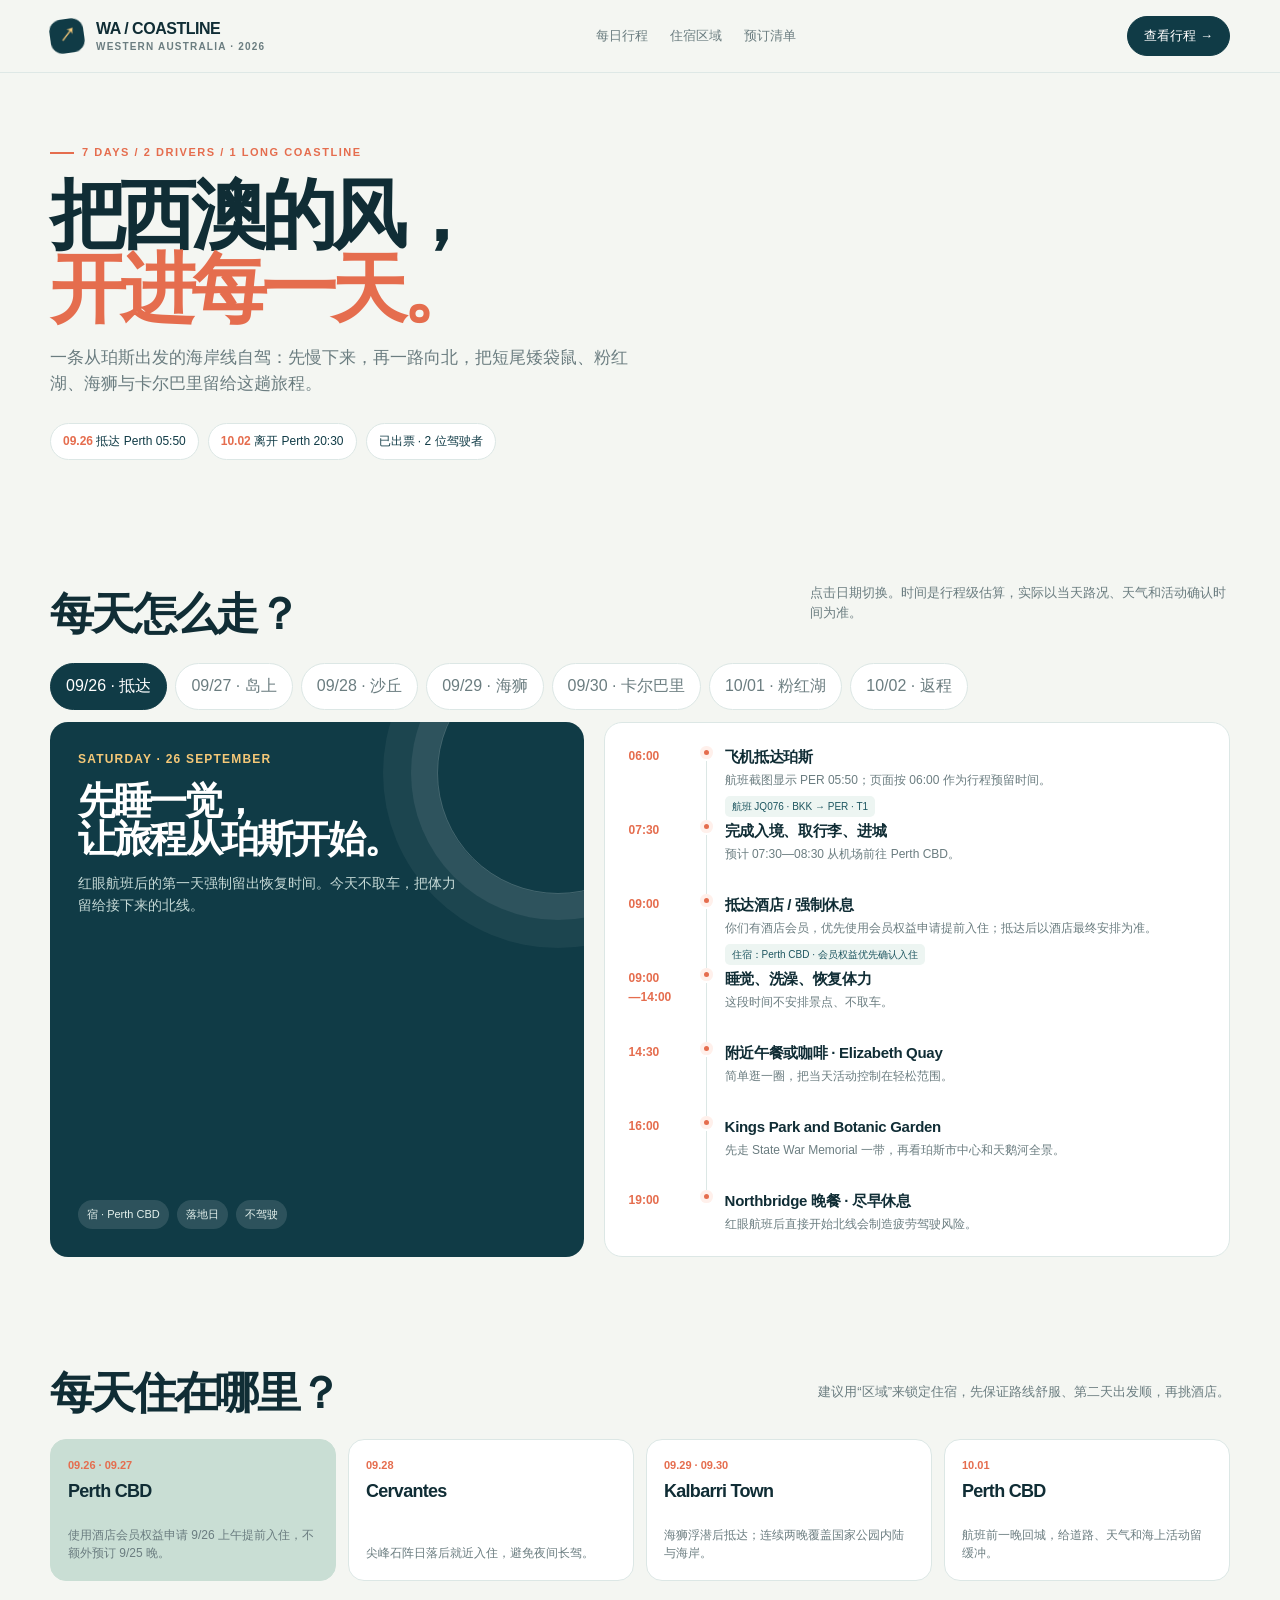
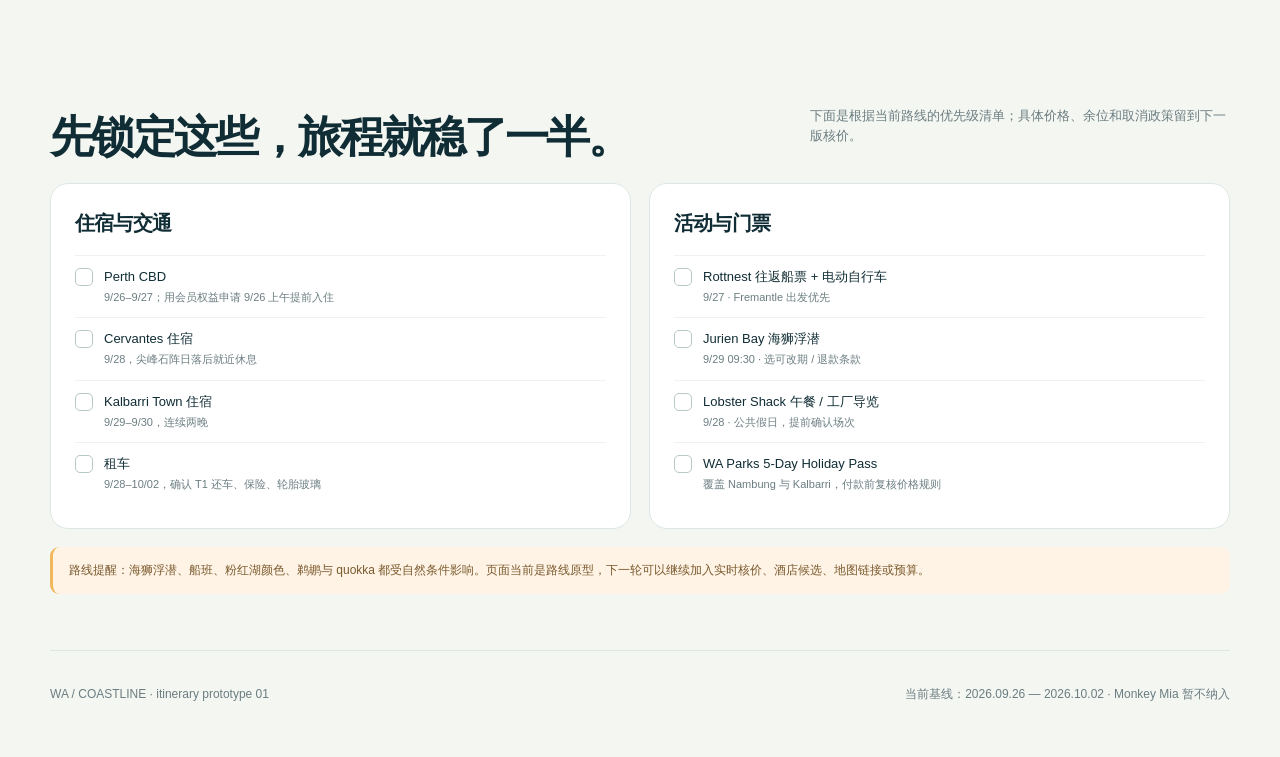
<file: index.html>
<!doctype html>
<html lang="zh-CN">
<head>
  <meta charset="utf-8" />
  <meta name="viewport" content="width=device-width, initial-scale=1" />
  <meta name="theme-color" content="#103b46" />
  <title>西澳 · 海岸线自驾</title>
  <style>
    :root {
      --ink: #102d35;
      --muted: #6b7d80;
      --line: #dce7e5;
      --paper: #f4f6f2;
      --card: #fbfcf9;
      --deep: #103b46;
      --deep-2: #1e5660;
      --coral: #e56d4e;
      --sun: #f1b85b;
      --mint: #c9ded4;
      --sky: #d8ebe7;
      --radius: 18px;
      --shadow: 0 16px 45px rgba(16, 45, 53, .08);
    }

    * { box-sizing: border-box; }
    html { scroll-behavior: smooth; }
    body {
      margin: 0;
      color: var(--ink);
      background: var(--paper);
      font-family: ui-sans-serif, -apple-system, BlinkMacSystemFont, "PingFang SC", "Hiragino Sans GB", "Microsoft YaHei", sans-serif;
      line-height: 1.55;
    }
    button, a { font: inherit; }
    button { cursor: pointer; }
    a { color: inherit; text-decoration: none; }

    .shell { width: min(1180px, calc(100% - 40px)); margin: 0 auto; }
    .topbar {
      position: sticky; top: 0; z-index: 10;
      background: rgba(244, 246, 242, .88);
      border-bottom: 1px solid rgba(220, 231, 229, .9);
      backdrop-filter: blur(16px);
    }
    .topbar-inner { height: 72px; display: flex; align-items: center; justify-content: space-between; gap: 24px; }
    .brand { display: flex; align-items: center; gap: 12px; font-weight: 800; letter-spacing: -.03em; }
    .brand-mark { width: 34px; height: 34px; border-radius: 12px; background: var(--deep); color: #f5c878; display: grid; place-items: center; font-size: 17px; transform: rotate(-8deg); }
    .brand small { display: block; color: var(--muted); font-size: 10px; letter-spacing: .12em; font-weight: 700; margin-top: -3px; }
    .nav { display: flex; gap: 22px; color: var(--muted); font-size: 13px; }
    .nav a:hover { color: var(--coral); }
    .top-action { border: 1px solid var(--deep); background: var(--deep); color: white; padding: 9px 16px; border-radius: 999px; font-size: 13px; transition: transform .2s, background .2s; }
    .top-action:hover { background: var(--deep-2); transform: translateY(-1px); }

    .hero { padding: 64px 0 54px; overflow: hidden; }
    .hero-grid { display: grid; grid-template-columns: minmax(0, 760px); gap: 56px; align-items: center; }
    .kicker { display: inline-flex; align-items: center; gap: 8px; color: var(--coral); font-size: 11px; letter-spacing: .14em; font-weight: 800; text-transform: uppercase; }
    .kicker::before { content: ""; width: 24px; height: 2px; background: var(--coral); }
    h1 { margin: 16px 0 18px; font-size: clamp(42px, 6vw, 76px); line-height: .98; letter-spacing: -.075em; max-width: 650px; }
    h1 em { font-style: normal; color: var(--coral); }
    .hero-copy { max-width: 580px; color: var(--muted); font-size: 17px; }
    .hero-meta { display: flex; flex-wrap: wrap; gap: 9px; margin-top: 26px; }
    .chip { padding: 8px 12px; border-radius: 999px; background: white; border: 1px solid var(--line); font-size: 12px; color: var(--deep); }
    .chip strong { color: var(--coral); }
    .section { padding: 56px 0; }
    .section-head { display: flex; align-items: end; justify-content: space-between; gap: 24px; margin-bottom: 24px; }
    h2 { margin: 0; font-size: clamp(28px, 4vw, 44px); line-height: 1; letter-spacing: -.06em; }
    .section-note { max-width: 420px; color: var(--muted); font-size: 13px; }

    .stay-grid { display: grid; grid-template-columns: repeat(4, 1fr); gap: 12px; }
    .stay-card { min-height: 142px; padding: 17px; border: 1px solid var(--line); border-radius: 16px; background: white; display: flex; flex-direction: column; justify-content: space-between; }
    .stay-card .date { font-size: 11px; color: var(--coral); font-weight: 800; }
    .stay-card h3 { font-size: 18px; margin: 4px 0 0; letter-spacing: -.04em; }
    .stay-card p { margin: 0; color: var(--muted); font-size: 12px; }
    .stay-card.highlight { background: var(--mint); border-color: var(--mint); }

    .day-nav { display: flex; gap: 8px; overflow-x: auto; padding: 3px 0 12px; scrollbar-width: thin; }
    .day-nav button { flex: 0 0 auto; border: 1px solid var(--line); background: white; border-radius: 999px; padding: 10px 15px; color: var(--muted); transition: .2s; }
    .day-nav button:hover { border-color: var(--coral); color: var(--coral); }
    .day-nav button.active { background: var(--deep); color: white; border-color: var(--deep); }
    .day-panel { display: none; grid-template-columns: minmax(0, .92fr) minmax(340px, 1.08fr); gap: 20px; animation: rise .28s ease both; }
    .day-panel.active { display: grid; }
    @keyframes rise { from { opacity: 0; transform: translateY(7px); } to { opacity: 1; transform: none; } }
    .day-intro { padding: 28px; border-radius: var(--radius); background: var(--deep); color: white; min-height: 400px; display: flex; flex-direction: column; justify-content: space-between; overflow: hidden; position: relative; }
    .day-intro::after { content: ""; position: absolute; width: 240px; height: 240px; right: -95px; top: -70px; border: 1px solid rgba(255,255,255,.22); border-radius: 50%; box-shadow: 0 0 0 26px rgba(255,255,255,.08), 0 0 0 54px rgba(255,255,255,.05); }
    .day-intro .date-big { color: #f5c878; font-size: 12px; letter-spacing: .1em; font-weight: 800; text-transform: uppercase; }
    .day-intro h3 { margin: 13px 0 10px; font-size: 38px; line-height: 1.02; letter-spacing: -.06em; max-width: 380px; position: relative; z-index: 1; }
    .day-intro p { color: #c5d9d6; font-size: 14px; max-width: 390px; }
    .day-footer { display: flex; gap: 8px; flex-wrap: wrap; position: relative; z-index: 1; }
    .day-footer span { padding: 6px 9px; background: rgba(255,255,255,.12); border-radius: 999px; font-size: 11px; color: #e5f1ed; }
    .timeline { background: white; border: 1px solid var(--line); border-radius: var(--radius); padding: 22px 24px; }
    .timeline-row { display: grid; grid-template-columns: 58px 18px 1fr; gap: 10px; min-height: 74px; }
    .timeline-row:last-child { min-height: 0; }
    .time { color: var(--coral); font-size: 12px; font-weight: 800; padding-top: 2px; }
    .rail { position: relative; }
    .rail::before { content: ""; position: absolute; top: 5px; left: 7px; width: 5px; height: 5px; background: var(--coral); border-radius: 50%; box-shadow: 0 0 0 4px #fff0eb; }
    .rail::after { content: ""; position: absolute; left: 9px; top: 16px; bottom: -4px; width: 1px; background: var(--line); }
    .timeline-row:last-child .rail::after { display: none; }
    .event h4 { margin: 0; font-size: 15px; letter-spacing: -.02em; }
    .event p { margin: 4px 0 0; color: var(--muted); font-size: 12px; line-height: 1.45; }
    .event .tag { display: inline-block; margin-top: 6px; padding: 3px 7px; border-radius: 5px; background: #edf5f2; color: var(--deep-2); font-size: 10px; }
    .event .source-link { display: inline-block; margin-top: 7px; color: var(--deep-2); font-size: 11px; text-decoration: underline; text-decoration-color: #a9c7bf; text-underline-offset: 3px; }
    .event .source-link:hover { color: var(--coral); }
    .event .detail { display: block; margin-top: 6px; color: #839391; font-size: 11px; line-height: 1.45; }

    .book-grid { display: grid; grid-template-columns: 1fr 1fr; gap: 18px; }
    .book-card { padding: 24px; border: 1px solid var(--line); border-radius: var(--radius); background: white; }
    .book-card h3 { margin: 0 0 16px; font-size: 20px; letter-spacing: -.04em; }
    .check-row { display: flex; gap: 11px; align-items: start; padding: 11px 0; border-top: 1px solid #edf1ef; font-size: 13px; }
    .check-row input { appearance: none; width: 18px; height: 18px; flex: 0 0 auto; margin: 1px 0 0; border: 1px solid #b7c9c4; border-radius: 5px; background: white; }
    .check-row input:checked { background: var(--coral); border-color: var(--coral); box-shadow: inset 0 0 0 4px white; }
    .check-row small { display: block; color: var(--muted); margin-top: 2px; font-size: 11px; }
    .note { margin-top: 18px; padding: 14px 16px; background: #fff3e5; border-left: 3px solid var(--sun); border-radius: 9px; color: #79592d; font-size: 12px; }
    .footer { padding: 34px 0 54px; border-top: 1px solid var(--line); color: var(--muted); font-size: 12px; display: flex; justify-content: space-between; gap: 20px; }

    @media (max-width: 900px) {
      .hero-grid, .day-panel { grid-template-columns: 1fr; }
      .day-intro { min-height: 290px; }
      .stay-grid { grid-template-columns: repeat(2, 1fr); }
    }
    @media (max-width: 640px) {
      .shell { width: min(100% - 28px, 1180px); }
      .topbar-inner { height: 62px; }
      .nav { display: none; }
      .top-action { padding: 8px 12px; }
      .hero { padding: 40px 0 36px; }
      h1 { font-size: 50px; }
      .hero-copy { font-size: 15px; }
      .section { padding: 40px 0; }
      .section-head { display: block; }
      .section-note { margin-top: 12px; }
      .stay-grid, .book-grid { grid-template-columns: 1fr; }
      .stay-card { min-height: 118px; }
      .day-intro { padding: 22px; }
      .day-intro h3 { font-size: 32px; }
      .timeline { padding: 19px 15px; }
      .timeline-row { grid-template-columns: 47px 18px 1fr; }
      .footer { display: block; }
      .footer span { display: block; margin-top: 8px; }
    }
  </style>
</head>
<body>
  <header class="topbar">
    <div class="shell topbar-inner">
      <a class="brand" href="#top" aria-label="回到顶部">
        <span class="brand-mark">↗</span>
        <span>WA / COASTLINE<small>WESTERN AUSTRALIA · 2026</small></span>
      </a>
      <nav class="nav" aria-label="页面导航">
        <a href="#days">每日行程</a>
        <a href="#stays">住宿区域</a>
        <a href="#book">预订清单</a>
      </nav>
      <a class="top-action" href="#days">查看行程 →</a>
    </div>
  </header>

  <main id="top">
    <section class="hero">
      <div class="shell hero-grid">
        <div>
          <div class="kicker">7 days / 2 drivers / 1 long coastline</div>
          <h1>把西澳的风，<br /><em>开进每一天。</em></h1>
          <p class="hero-copy">一条从珀斯出发的海岸线自驾：先慢下来，再一路向北，把短尾矮袋鼠、粉红湖、海狮与卡尔巴里留给这趟旅程。</p>
          <div class="hero-meta">
            <span class="chip"><strong>09.26</strong> 抵达 Perth 05:50</span>
            <span class="chip"><strong>10.02</strong> 离开 Perth 20:30</span>
            <span class="chip">已出票 · 2 位驾驶者</span>
          </div>
        </div>
      </div>
    </section>

    <section class="section" id="days">
      <div class="shell">
        <div class="section-head">
          <h2>每天怎么走？</h2>
          <p class="section-note">点击日期切换。时间是行程级估算，实际以当天路况、天气和活动确认时间为准。</p>
        </div>
        <div class="day-nav" role="tablist" aria-label="每日行程">
          <button class="active" role="tab" aria-selected="true" data-day="d26">09/26 · 抵达</button>
          <button role="tab" aria-selected="false" data-day="d27">09/27 · 岛上</button>
          <button role="tab" aria-selected="false" data-day="d28">09/28 · 沙丘</button>
          <button role="tab" aria-selected="false" data-day="d29">09/29 · 海狮</button>
          <button role="tab" aria-selected="false" data-day="d30">09/30 · 卡尔巴里</button>
          <button role="tab" aria-selected="false" data-day="o1">10/01 · 粉红湖</button>
          <button role="tab" aria-selected="false" data-day="o2">10/02 · 返程</button>
        </div>

        <article class="day-panel active" id="d26" role="tabpanel">
          <div class="day-intro"><div><div class="date-big">Saturday · 26 September</div><h3>先睡一觉，<br />让旅程从珀斯开始。</h3><p>红眼航班后的第一天强制留出恢复时间。今天不取车，把体力留给接下来的北线。</p></div><div class="day-footer"><span>宿 · Perth CBD</span><span>落地日</span><span>不驾驶</span></div></div>
          <div class="timeline">
            <div class="timeline-row"><div class="time">06:00</div><div class="rail"></div><div class="event"><h4>飞机抵达珀斯</h4><p>航班截图显示 PER 05:50；页面按 06:00 作为行程预留时间。</p><span class="tag">航班 JQ076 · BKK → PER · T1</span></div></div>
            <div class="timeline-row"><div class="time">07:30</div><div class="rail"></div><div class="event"><h4>完成入境、取行李、进城</h4><p>预计 07:30—08:30 从机场前往 Perth CBD。</p></div></div>
            <div class="timeline-row"><div class="time">09:00</div><div class="rail"></div><div class="event"><h4>抵达酒店 / 强制休息</h4><p>你们有酒店会员，优先使用会员权益申请提前入住；抵达后以酒店最终安排为准。</p><span class="tag">住宿：Perth CBD · 会员权益优先确认入住</span></div></div>
            <div class="timeline-row"><div class="time">09:00<br />—14:00</div><div class="rail"></div><div class="event"><h4>睡觉、洗澡、恢复体力</h4><p>这段时间不安排景点、不取车。</p></div></div>
            <div class="timeline-row"><div class="time">14:30</div><div class="rail"></div><div class="event"><h4>附近午餐或咖啡 · Elizabeth Quay</h4><p>简单逛一圈，把当天活动控制在轻松范围。</p></div></div>
            <div class="timeline-row"><div class="time">16:00</div><div class="rail"></div><div class="event"><h4>Kings Park and Botanic Garden</h4><p>先走 State War Memorial 一带，再看珀斯市中心和天鹅河全景。</p></div></div>
            <div class="timeline-row"><div class="time">19:00</div><div class="rail"></div><div class="event"><h4>Northbridge 晚餐 · 尽早休息</h4><p>红眼航班后直接开始北线会制造疲劳驾驶风险。</p></div></div>
          </div>
        </article>

        <article class="day-panel" id="d27" role="tabpanel">
          <div class="day-intro"><div><div class="date-big">Sunday · 27 September</div><h3>上岛找 quokka，<br />把海风骑成一圈。</h3><p>从 Fremantle 换取更长的岛上时间。优先提前预订电助力自行车，完整环岛约 22 km 且有起伏和迎风路段。</p></div><div class="day-footer"><span>宿 · Perth CBD</span><span>Rottnest Island</span><span>电动自行车</span></div></div>
          <div class="timeline">
            <div class="timeline-row"><div class="time">07:50</div><div class="rail"></div><div class="event"><h4>Perth CBD → Fremantle</h4><p>前往 SeaLink 的 O’Connor Landing, Victoria Quay。</p></div></div>
            <div class="timeline-row"><div class="time">08:20</div><div class="rail"></div><div class="event"><h4>办理登船</h4><p>不要把 SeaLink 码头和 Rottnest Express 的 B Shed 混为一处。</p><span class="tag">需提前核对码头定位</span></div></div>
            <div class="timeline-row"><div class="time">09:00</div><div class="rail"></div><div class="event"><h4>Fremantle → Rottnest Island</h4><p>09:00—09:30 轮渡前往罗特尼斯岛。</p><a class="source-link" href="https://www.sealink.com.au/rottnest-island/ferry-information/ferry-timetable/" target="_blank" rel="noreferrer">SeaLink 2026 正式时刻表 ↗</a></div></div>
            <div class="timeline-row"><div class="time">09:40</div><div class="rail"></div><div class="event"><h4>取自行车 / 电助力自行车</h4><p>建议提前预订，避免到岛后等待。</p></div></div>
            <div class="timeline-row"><div class="time">10:00</div><div class="rail"></div><div class="event"><h4>环岛骑行</h4><p>完整线：Thomson Bay → Henrietta Rocks → Parker Point → Little Salmon Bay → Wadjemup Lighthouse → West End / Cape Vlamingh → Cathedral Rocks → Geordie Bay → 盐湖区 → Thomson Bay。</p><span class="detail">官方完整环岛线约 22 km、3—5 小时；若更想慢慢拍照，可改走约 10 km 的 Beaches, Lighthouses and Lakes 路线。</span><a class="source-link" href="https://www.rottnestisland.com/visit/guides-tips/cycle-your-way-around-the-island" target="_blank" rel="noreferrer">罗特尼斯岛官方骑行路线 ↗</a></div></div>
            <div class="timeline-row"><div class="time">14:00</div><div class="rail"></div><div class="event"><h4>Thomson Bay Settlement 午餐</h4><p>回到聚落补水、吃饭。</p></div></div>
            <div class="timeline-row"><div class="time">15:00</div><div class="rail"></div><div class="event"><h4>寻找短尾矮袋鼠 quokka</h4><p>The Settlement、The Basin、Bathurst Lighthouse、Pinky Beach 一带优先。它们偏夜行，清晨和傍晚更活跃，但不只集中在 camping 区。</p><a class="source-link" href="https://www.rottnestisland.com/see-do/wildlife-nature/quokkas" target="_blank" rel="noreferrer">官方短尾矮袋鼠观察指南 ↗</a></div></div>
            <div class="timeline-row"><div class="time">17:00</div><div class="rail"></div><div class="event"><h4>还车 · 17:30—18:00 返 Fremantle</h4><p>可在 Fremantle 吃晚饭，再返回 Perth CBD。</p><span class="tag">不喂食、不喂水、不触摸</span></div></div>
          </div>
        </article>

        <article class="day-panel" id="d28" role="tabpanel">
          <div class="day-intro"><div><div class="date-big">Monday · 28 September</div><h3>从白沙丘，<br />开到石阵日落。</h3><p>公共假日 + 学校假期。普通两驱轿车或 SUV 足够，重点是提前确认租车、餐厅、导览和住宿。</p></div><div class="day-footer"><span>宿 · Cervantes</span><span>约 230—250 km</span><span>日落约 18:19</span></div></div>
          <div class="timeline">
            <div class="timeline-row"><div class="time">07:30</div><div class="rail"></div><div class="event"><h4>Perth 取车出发</h4><p>两位驾驶者轮换；出发前确认保险、机场还车、异地费与营业时间。</p><span class="tag">公共假日 · 提前确认</span></div></div>
            <div class="timeline-row"><div class="time">09:30</div><div class="rail"></div><div class="event"><h4>兰斯林沙丘 Lancelin Sand Dunes</h4><p>观景或滑沙。滑沙板在镇上或沙丘入口租；普通两驱车停在入口，不要开进沙地。</p></div></div>
            <div class="timeline-row"><div class="time">10:45</div><div class="rail"></div><div class="event"><h4>前往 Cervantes</h4><p>约 75 分钟车程。</p></div></div>
            <div class="timeline-row"><div class="time">12:00</div><div class="rail"></div><div class="event"><h4>Lobster Shack 午餐</h4><p>餐厅厨房 11:00—15:00、商店 09:00—17:00，目前每周营业七天；公共假日务必提前电话确认。</p><span class="tag">可选 13:15—13:45 工厂导览</span><a class="source-link" href="https://www.lobstershack.com.au/factory-tours/" target="_blank" rel="noreferrer">Lobster Shack 工厂参观信息 ↗</a></div></div>
            <div class="timeline-row"><div class="time">14:00</div><div class="rail"></div><div class="event"><h4>塞提斯湖 Lake Thetis</h4><p>走木栈道即可；完整环湖约 1.5 km。</p></div></div>
            <div class="timeline-row"><div class="time">15:00</div><div class="rail"></div><div class="event"><h4>Pinnacles Desert Discovery Centre</h4><p>先了解公园，再进入尖峰石阵沙漠。</p></div></div>
            <div class="timeline-row"><div class="time">16:00</div><div class="rail"></div><div class="event"><h4>尖峰石阵 4.5 km 自驾环线 + 步道</h4><p>等待金色时段与日落；9/28 Cervantes 日落约 18:19。</p><a class="source-link" href="https://exploreparks.dbca.wa.gov.au/park/nambung-national-park" target="_blank" rel="noreferrer">尖峰石阵官方公园资料 ↗</a></div></div>
            <div class="timeline-row"><div class="time">18:30</div><div class="rail"></div><div class="event"><h4>返回塞万提斯镇入住</h4><p>不要求日落后再开四五十分钟去 Jurien Bay；郊区黄昏后袋鼠活动增加，少开一段更安全。</p><span class="tag">住宿：Cervantes</span></div></div>
          </div>
        </article>

        <article class="day-panel" id="d29" role="tabpanel">
          <div class="day-intro"><div><div class="date-big">Tuesday · 29 September</div><h3>和海狮下水，<br />再向卡尔巴里。</h3><p>海狮浮潜是当天的硬节点。结束后补给、加油，再北上 Kalbarri；不把粉红湖塞进傍晚。</p></div><div class="day-footer"><span>宿 · Kalbarri Town</span><span>约 350 km</span><span>海上活动</span></div></div>
          <div class="timeline">
            <div class="timeline-row"><div class="time">08:20</div><div class="rail"></div><div class="event"><h4>Cervantes 出发</h4><p>约 08:50 抵达 Jurien Bay，可先早餐或在海边走走。</p></div></div>
            <div class="timeline-row"><div class="time">09:15</div><div class="rail"></div><div class="event"><h4>Jurien Bay Boat Harbour 报到</h4><p>提前确认活动集合点、装备和当天海况。</p></div></div>
            <div class="timeline-row"><div class="time">09:30</div><div class="rail"></div><div class="event"><h4>澳大利亚海狮浮潜</h4><p>Turquoise Safaris 9/16 至次年 5/14 每天 07:00 和 09:30 两班；全程约 2 小时，水中互动最多 45 分钟，天气允许才出航。</p><span class="tag">野生动物 · 不能保证主动下水</span><a class="source-link" href="https://www.turquoisesafaris.com.au/sea-lion-tour" target="_blank" rel="noreferrer">Turquoise Safaris 官方班次 ↗</a></div></div>
            <div class="timeline-row"><div class="time">11:30</div><div class="rail"></div><div class="event"><h4>冲洗、换衣、Jurien Bay 午餐</h4><p>另一家 Jurien Bay Oceanic Experience 约 2.5 小时，会提供全身湿衣、面镜、呼吸管和脚蹼，可一起比较。</p><a class="source-link" href="https://www.jurienbayoceanic.com.au/faqs" target="_blank" rel="noreferrer">Jurien Bay Oceanic 官方说明 ↗</a></div></div>
            <div class="timeline-row"><div class="time">12:15</div><div class="rail"></div><div class="event"><h4>向北前往 Geraldton</h4><p>约 15:00 抵达。加油、咖啡、补充食物；时间充足可去 Geraldton Esplanade 远望 Seal Rock，但优先级较低。</p><a class="source-link" href="https://www.australiascoralcoast.com/destinations/geraldton-surrounds/geraldton" target="_blank" rel="noreferrer">Geraldton Seal Rock 说明 ↗</a></div></div>
            <div class="timeline-row"><div class="time">15:30</div><div class="rail"></div><div class="event"><h4>Geraldton → Kalbarri</h4><p>约 17:30 入住。</p><span class="tag">住宿：Kalbarri</span></div></div>
            <div class="timeline-row"><div class="time">17:50</div><div class="rail"></div><div class="event"><h4>Jakes Point 或 Red Bluff 日落</h4><p>9/29 卡尔巴里日落约 18:22；19:00 镇内晚餐。</p></div></div>
          </div>
        </article>

        <article class="day-panel" id="d30" role="tabpanel">
          <div class="day-intro"><div><div class="date-big">Wednesday · 30 September</div><h3>把卡尔巴里，<br />看成两种颜色。</h3><p>上午内陆峡谷，下午从最南端向北走海岸悬崖，完全没有折返；Pot Alley 是今天的必去落点。</p></div><div class="day-footer"><span>宿 · Kalbarri Town</span><span>约 120—150 km</span><span>Pot Alley</span></div></div>
          <div class="timeline">
            <div class="timeline-row"><div class="time">06:15</div><div class="rail"></div><div class="event"><h4>从 Kalbarri 出发</h4><p>带足饮水；园内没有饮用水，手机信号也可能不稳定。</p></div></div>
            <div class="timeline-row"><div class="time">07:00</div><div class="rail"></div><div class="event"><h4>Nature’s Window 自然之窗</h4><p>约 800 m 往返，预留 30—45 分钟。</p></div></div>
            <div class="timeline-row"><div class="time">07:50</div><div class="rail"></div><div class="event"><h4>Kalbarri Skywalk / Kaju Yatka</h4><p>看峡谷全景，避开后续升温。</p></div></div>
            <div class="timeline-row"><div class="time">09:10</div><div class="rail"></div><div class="event"><h4>Z Bend Lookout</h4><p>1.2 km 往返，约 1 小时；不挑战 9 km The Loop 完整徒步。</p></div></div>
            <div class="timeline-row"><div class="time">10:45</div><div class="rail"></div><div class="event"><h4>回 Kalbarri 镇 · 午餐和休息</h4><p>11:00—13:00 把中午留给恢复体力。</p></div></div>
            <div class="timeline-row"><div class="time">14:00</div><div class="rail"></div><div class="event"><h4>Natural Bridge → Island Rock</h4><p>海岸线由南向北，两个点之间有木栈道。</p></div></div>
            <div class="timeline-row"><div class="time">15:00</div><div class="rail"></div><div class="event"><h4>Grandstand / Shellhouse → Eagle Gorge</h4><p>Grandstand、Shellhouse 根据体力选停；15:30—16:00 到 Eagle Gorge。</p></div></div>
            <div class="timeline-row"><div class="time">16:10</div><div class="rail"></div><div class="event"><h4>Pot Alley</h4><p>停车场到海滩约 400 m 往返；官方建议约 20 分钟，拍照看海留 45—50 分钟。</p><span class="tag">必去 · 不越过护栏 / 不靠近浪线</span></div></div>
            <div class="timeline-row"><div class="time">17:10</div><div class="rail"></div><div class="event"><h4>Rainbow Valley / Mushroom Rock</h4><p>只看观景点；完整 3 km 环线需另留约 1 小时。</p></div></div>
            <div class="timeline-row"><div class="time">17:40</div><div class="rail"></div><div class="event"><h4>Red Bluff 看日落</h4><p>官方南北顺序：Natural Bridge → Island Rock → Grandstand → Shellhouse → Eagle Gorge → Pot Alley → Rainbow Valley → Mushroom Rock → Red Bluff。</p><a class="source-link" href="https://trailswa.com.au/storage/media/1ln47pk24wok/kalbarri-national-park-visitor-guide.pdf" target="_blank" rel="noreferrer">卡尔巴里国家公园官方游客手册 ↗</a></div></div>
          </div>
        </article>

        <article class="day-panel" id="o1" role="tabpanel">
          <div class="day-intro"><div><div class="date-big">Thursday · 01 October</div><h3>追着粉色，<br />把车开回珀斯。</h3><p>上午看鹈鹕和 Hutt Lagoon，再一路回到 Perth CBD；这是全程最长驾驶日，至少安排一次中途休息。</p></div><div class="day-footer"><span>宿 · Perth CBD</span><span>约 570—590 km</span><span>纯驾驶约 6 h</span></div></div>
          <div class="timeline">
            <div class="timeline-row"><div class="time">07:45</div><div class="rail"></div><div class="event"><h4>早餐、退房</h4><p>确认车上饮水、零食、油量。</p></div></div>
            <div class="timeline-row"><div class="time">08:45</div><div class="rail"></div><div class="event"><h4>Kalbarri Pelican Feeding Point</h4><p>每天 08:45 举行，但鹈鹕和志愿者都可能临时不出现，属于顺路项目。</p><a class="source-link" href="https://www.australiascoralcoast.com/products/pelican-feeding" target="_blank" rel="noreferrer">官方鹈鹕喂食说明 ↗</a></div></div>
            <div class="timeline-row"><div class="time">09:20</div><div class="rail"></div><div class="event"><h4>前往 Hutt Lagoon</h4><p>约 10:05 抵达 Port Gregory。</p></div></div>
            <div class="timeline-row"><div class="time">10:05</div><div class="rail"></div><div class="event"><h4>Pink Lake Lookout · Hutt Lagoon</h4><p>10:00—11:00 观看。颜色会随云量、季节、降雨和时段在红、粉、紫之间变化；Pink Lake Lookout 停车区为非铺装路面，普通两驱车可以进入，不要下湖游泳。</p><span class="tag">不无限等待阴天变粉</span><a class="source-link" href="https://www.australiascoralcoast.com/destinations/kalbarri-surrounds/pink-lake" target="_blank" rel="noreferrer">赫特潟湖官方旅行资料 ↗</a></div></div>
            <div class="timeline-row"><div class="time">11:00</div><div class="rail"></div><div class="event"><h4>前往 Geraldton</h4><p>约 12:15 抵达，午餐和加油。</p></div></div>
            <div class="timeline-row"><div class="time">13:20</div><div class="rail"></div><div class="event"><h4>Greenough Leaning Trees</h4><p>停留约 15 分钟；官方观景停车位在 Brand Highway、Geraldton 以南约 20 分钟处。</p><a class="source-link" href="https://www.westernaustralia.com/en/attraction/greenough-leaning-trees/56b267232cbcbe7073ae1018" target="_blank" rel="noreferrer">Greenough Leaning Trees 资料 ↗</a></div></div>
            <div class="timeline-row"><div class="time">13:40</div><div class="rail"></div><div class="event"><h4>返回 Perth CBD</h4><p>约 17:45—18:00 抵达，中途至少休息一次。</p><span class="tag">住宿：Perth CBD · 航班前一晚缓冲</span></div></div>
          </div>
        </article>

        <article class="day-panel" id="o2" role="tabpanel">
          <div class="day-intro"><div><div class="date-big">Friday · 02 October</div><h3>最后半天，<br />把节奏放慢。</h3><p>20:30 从 Perth T1 起飞前往巴厘岛；返程页以国际航班标准安排，17:30—18:00 进入航站楼。</p></div><div class="day-footer"><span>无住宿</span><span>20:30 起飞</span><span>Perth T1</span></div></div>
          <div class="timeline">
            <div class="timeline-row"><div class="time">09:30</div><div class="rail"></div><div class="event"><h4>AGWA 或 WA Museum Boola Bardip</h4><p>二选一：西澳大利亚美术馆，或者西澳博物馆。</p></div></div>
            <div class="timeline-row"><div class="time">11:45</div><div class="rail"></div><div class="event"><h4>Northbridge 午餐</h4><p>不安排太远的移动。</p></div></div>
            <div class="timeline-row"><div class="time">13:15</div><div class="rail"></div><div class="event"><h4>Elizabeth Quay / London Court / 市中心采购</h4><p>最后一段城市散步。</p></div></div>
            <div class="timeline-row"><div class="time">15:00</div><div class="rail"></div><div class="event"><h4>回酒店取行李、休息</h4><p>提前整理随身物品，留出机场路上的缓冲。</p></div></div>
            <div class="timeline-row"><div class="time">16:30</div><div class="rail"></div><div class="event"><h4>离开市区 → 机场还车</h4><p>17:00 左右加满油、完成还车；如果是国际航班，按最迟 18:00 到机场准备。</p><span class="tag">航班 JQ106 · PER → DPS · T1</span></div></div>
            <div class="timeline-row"><div class="time">20:30</div><div class="rail"></div><div class="event"><h4>起飞前往巴厘岛</h4><p>10/03 00:10 抵达 DPS。</p></div></div>
          </div>
        </article>
      </div>
    </section>

    <section class="section" id="stays">
      <div class="shell">
        <div class="section-head">
          <h2>每天住在哪里？</h2>
          <p class="section-note">建议用“区域”来锁定住宿，先保证路线舒服、第二天出发顺，再挑酒店。</p>
        </div>
        <div class="stay-grid">
          <div class="stay-card highlight"><div><div class="date">09.26 · 09.27</div><h3>Perth CBD</h3></div><p>使用酒店会员权益申请 9/26 上午提前入住，不额外预订 9/25 晚。</p></div>
          <div class="stay-card"><div><div class="date">09.28</div><h3>Cervantes</h3></div><p>尖峰石阵日落后就近入住，避免夜间长驾。</p></div>
          <div class="stay-card"><div><div class="date">09.29 · 09.30</div><h3>Kalbarri Town</h3></div><p>海狮浮潜后抵达；连续两晚覆盖国家公园内陆与海岸。</p></div>
          <div class="stay-card"><div><div class="date">10.01</div><h3>Perth CBD</h3></div><p>航班前一晚回城，给道路、天气和海上活动留缓冲。</p></div>
        </div>
      </div>
    </section>

    <section class="section" id="book">
      <div class="shell">
        <div class="section-head">
          <h2>先锁定这些，旅程就稳了一半。</h2>
          <p class="section-note">下面是根据当前路线的优先级清单；具体价格、余位和取消政策留到下一版核价。</p>
        </div>
        <div class="book-grid">
          <div class="book-card"><h3>住宿与交通</h3><label class="check-row"><input type="checkbox" /><span>Perth CBD <small>9/26–9/27；用会员权益申请 9/26 上午提前入住</small></span></label><label class="check-row"><input type="checkbox" /><span>Cervantes 住宿 <small>9/28，尖峰石阵日落后就近休息</small></span></label><label class="check-row"><input type="checkbox" /><span>Kalbarri Town 住宿 <small>9/29–9/30，连续两晚</small></span></label><label class="check-row"><input type="checkbox" /><span>租车 <small>9/28–10/02，确认 T1 还车、保险、轮胎玻璃</small></span></label></div>
          <div class="book-card"><h3>活动与门票</h3><label class="check-row"><input type="checkbox" /><span>Rottnest 往返船票 + 电动自行车 <small>9/27 · Fremantle 出发优先</small></span></label><label class="check-row"><input type="checkbox" /><span>Jurien Bay 海狮浮潜 <small>9/29 09:30 · 选可改期 / 退款条款</small></span></label><label class="check-row"><input type="checkbox" /><span>Lobster Shack 午餐 / 工厂导览 <small>9/28 · 公共假日，提前确认场次</small></span></label><label class="check-row"><input type="checkbox" /><span>WA Parks 5-Day Holiday Pass <small>覆盖 Nambung 与 Kalbarri，付款前复核价格规则</small></span></label></div>
        </div>
        <div class="note">路线提醒：海狮浮潜、船班、粉红湖颜色、鹈鹕与 quokka 都受自然条件影响。页面当前是路线原型，下一轮可以继续加入实时核价、酒店候选、地图链接或预算。</div>
      </div>
    </section>
  </main>

  <footer class="shell footer"><span>WA / COASTLINE · itinerary prototype 01</span><span>当前基线：2026.09.26 — 2026.10.02 · Monkey Mia 暂不纳入</span></footer>

  <script>
    const tabs = document.querySelectorAll('.day-nav button');
    const panels = document.querySelectorAll('.day-panel');
    tabs.forEach((tab) => {
      tab.addEventListener('click', () => {
        tabs.forEach((item) => { item.classList.remove('active'); item.setAttribute('aria-selected', 'false'); });
        panels.forEach((panel) => panel.classList.remove('active'));
        tab.classList.add('active');
        tab.setAttribute('aria-selected', 'true');
        document.getElementById(tab.dataset.day).classList.add('active');
      });
    });
  </script>
</body>
</html>
</file>
